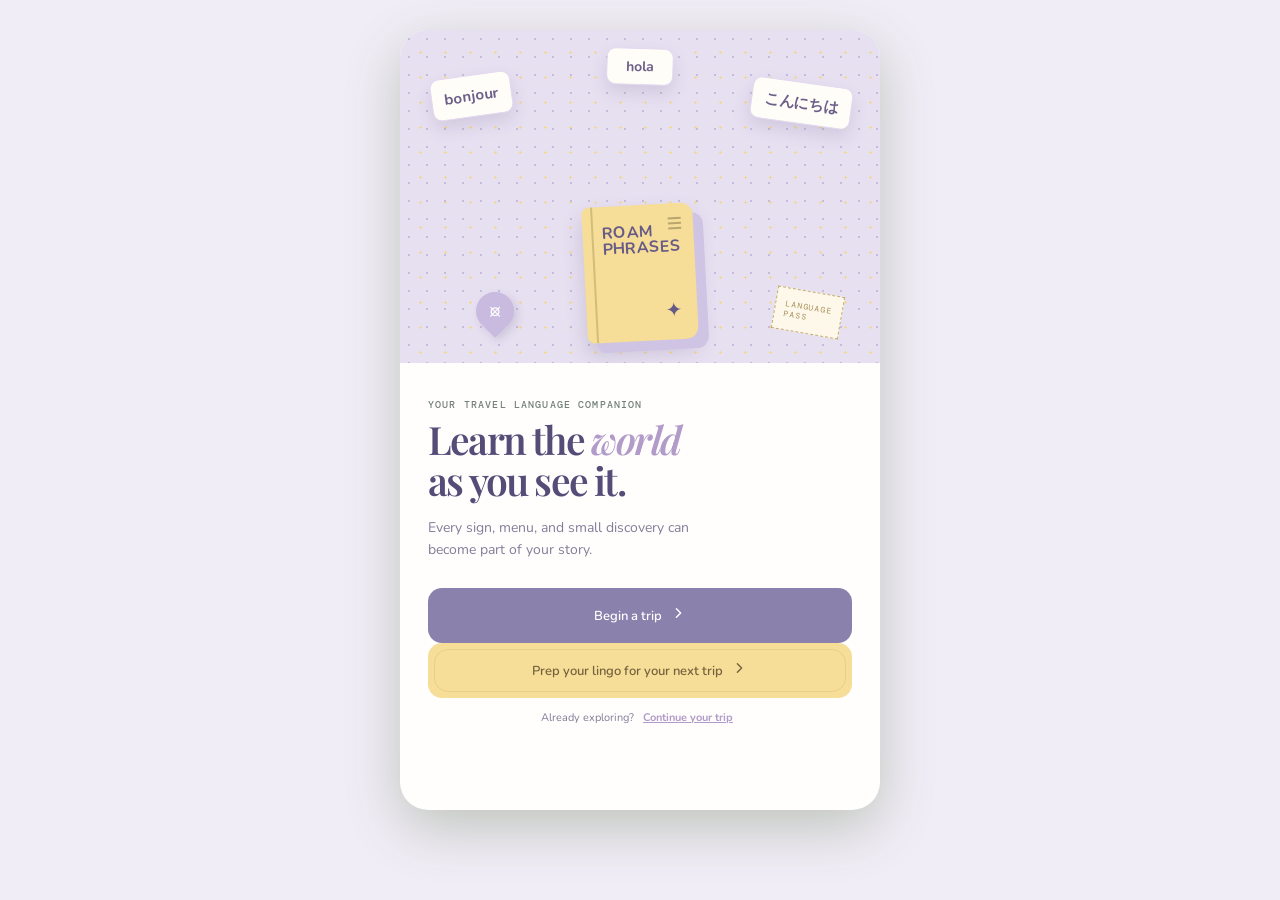
<file: index.html>
<!doctype html>
<html lang="en">
  <head>
    <meta charset="UTF-8" />
    <meta name="viewport" content="width=device-width, initial-scale=1.0, maximum-scale=1.0, user-scalable=no, viewport-fit=cover" />
    <meta http-equiv="Cache-Control" content="no-cache, no-store, must-revalidate" />
    <meta http-equiv="Pragma" content="no-cache" />
    <meta http-equiv="Expires" content="0" />
    <title>vervia</title>
    <meta name="apple-mobile-web-app-title" content="vervia" />
    <meta name="apple-mobile-web-app-capable" content="yes" />
    <meta name="mobile-web-app-capable" content="yes" />
    <meta name="apple-mobile-web-app-status-bar-style" content="default" />
    <meta name="application-name" content="vervia" />
    <meta name="theme-color" content="#e0d4fc" />
    <link rel="icon" type="image/png" sizes="32x32" href="assets/icons/favicon-32.png" />
    <link rel="icon" type="image/png" sizes="16x16" href="assets/icons/favicon-16.png" />
    <link rel="apple-touch-icon" href="assets/icons/apple-touch-icon.png" />
    <link rel="apple-touch-icon" sizes="180x180" href="assets/icons/apple-touch-icon.png" />
    <link rel="apple-touch-icon" sizes="167x167" href="assets/icons/apple-touch-icon-ipad-pro.png" />
    <link rel="apple-touch-icon" sizes="152x152" href="assets/icons/apple-touch-icon-ipad.png" />
    <link rel="apple-touch-icon" sizes="120x120" href="assets/icons/apple-touch-icon-iphone.png" />
    <link rel="preconnect" href="https://fonts.googleapis.com" />
    <link rel="preconnect" href="https://fonts.gstatic.com" crossorigin />
    <link href="https://fonts.googleapis.com/css2?family=DM+Mono:wght@400;500&family=Nunito:wght@400;500;600;700;800;900&family=Playfair+Display:ital,wght@0,600;0,700;1,600&display=swap" rel="stylesheet" />
    <link rel="stylesheet" href="styles.css" />
    <link rel="stylesheet" href="theme.css" />
    <link rel="stylesheet" href="adjustments.css?v=9" />
    <link rel="stylesheet" href="flow.css" />
    <link rel="stylesheet" href="api.css" />
  </head>
  <body>
    <main id="app"></main>
    <script src="config.js?v=18"></script>
    <script src="app.js?v=18"></script>
  </body>
</html>
</file>
<file: styles.css>
:root{--ink:#17251f;--muted:#6d7a73;--paper:#fbfaf6;--line:#e9e8e1;--sage:#dce8d9;--mint:#bcd6c4;--coral:#f0a38d;--yellow:#f4df9e;--navy:#17332b}*{box-sizing:border-box}body{margin:0;background:#ecece8;color:var(--ink);font-family:'DM Sans',sans-serif}button,input{font:inherit}button{border:0;background:none;color:inherit;cursor:pointer}svg{width:20px;height:20px;fill:none;stroke:currentColor;stroke-width:1.8;stroke-linecap:round;stroke-linejoin:round}.app-shell,.welcome,.setup-page{max-width:480px;min-height:100dvh;margin:auto;background:var(--paper);position:relative;overflow:hidden}.topbar{height:80px;padding:20px 22px;display:flex;align-items:center;justify-content:space-between}.wordmark{font-family:'Playfair Display';font-weight:700;font-size:25px;letter-spacing:-1.5px}.wordmark span{color:var(--coral)}.top-actions{display:flex;gap:9px;align-items:center}.trip-pill{display:flex;align-items:center;gap:6px;padding:8px 10px;background:#f1f2ed;border-radius:20px;font-size:11px}.trip-pill svg{width:13px}.avatar{width:33px;height:33px;border-radius:50%;font-size:11px;background:#ded0b6}.page{padding:15px 22px 106px}.eyebrow{font:500 10px 'DM Mono';letter-spacing:1.15px;color:#738078;margin:0 0 8px}.greeting{display:flex;justify-content:space-between;align-items:flex-start}.greeting h1,.scan-head h1,.vocab-head h1,.setup-head h1{font-size:31px;line-height:1.04;letter-spacing:-1.5px;margin:0 0 7px}.greeting h1 span{font-size:24px}.greeting p:not(.eyebrow),.vocab-head>p{font-size:13px;color:var(--muted);margin:0}.streak{width:68px;height:68px;border:1px solid #dce5d8;border-radius:50%;display:flex;align-items:center;justify-content:center;gap:4px;background:#f7faf4}.streak b{font:600 23px 'Playfair Display'}.streak span{font-size:9px;line-height:1.1;color:var(--muted)}.today-card{margin-top:28px;border-radius:22px;padding:25px;min-height:242px;overflow:hidden;position:relative;background:var(--sage)}.today-card h2{font:600 30px/1.03 'Playfair Display';letter-spacing:-1.3px;margin:0 0 9px}.today-card>p:not(.eyebrow){position:relative;z-index:1;font-size:13px;width:220px;line-height:1.5;color:#52675a}.today-decoration{position:absolute;right:-7px;top:-23px;color:#b4c9b2;font:160px/1 'Playfair Display';transform:rotate(20deg)}.dark-btn{position:relative;z-index:1;display:inline-flex;align-items:center;gap:8px;background:var(--navy);color:#fff;padding:11px 15px;border-radius:12px;font-size:12px;font-weight:600}.dark-btn svg{width:16px}.stats-grid{display:grid;grid-template-columns:repeat(3,1fr);padding:17px 0;border-bottom:1px solid var(--line)}.stats-grid div:not(:last-child){border-right:1px solid var(--line)}.stats-grid div{padding-left:14px}.stats-grid strong{font:600 25px 'Playfair Display';display:block}.stats-grid small{font-size:14px}.stats-grid span{font-size:10px;color:var(--muted)}.section-heading{margin:25px 0 12px;display:flex;align-items:end;justify-content:space-between}.section-heading h2{font:600 20px 'Playfair Display';margin:0;letter-spacing:-.5px}.section-heading>button{font-size:11px;color:var(--muted);display:flex;align-items:center;gap:2px}.section-heading>button svg{width:14px}.review-card{border:1px solid var(--line);border-radius:16px;padding:14px;display:flex;align-items:center;gap:13px;background:#fff}.review-word{width:56px;height:56px;border-radius:12px;background:#f4e8c1;display:grid;place-content:center;text-align:center}.review-word span{font-size:20px;font-weight:600}.review-word small{font:9px 'DM Mono';color:var(--muted)}.review-copy{flex:1}.review-copy b{font-size:12px}.review-copy p{margin:4px 0 7px;font-size:10px;color:var(--muted)}.mini-progress{height:4px;border-radius:5px;background:#edf0ec;overflow:hidden}.mini-progress i{display:block;background:#92b092;height:100%;border-radius:5px}.round-btn{width:29px;height:29px;border-radius:50%;background:var(--ink);color:#fff;display:grid;place-items:center}.round-btn svg{width:14px}.recent{margin-top:29px}.trail{display:flex;align-items:center;gap:12px}.trail-photo{width:50px;height:50px;border-radius:10px;display:grid;place-items:center;color:#fff;font-size:14px;font-weight:600}.market{background:linear-gradient(145deg,#90734a,#e3b576)}.trail b{font-size:12px}.trail p{font-size:10px;color:var(--muted);margin:4px 0}.trail>span{margin-left:auto;font-size:9px;background:#f7eac9;padding:5px 8px;border-radius:8px}.bottom-nav{position:absolute;bottom:0;left:0;right:0;height:75px;border-top:1px solid var(--line);background:rgba(251,250,246,.95);display:flex;align-items:center;justify-content:space-around;backdrop-filter:blur(10px)}.bottom-nav button{color:#9ba39e;display:flex;flex-direction:column;align-items:center;gap:4px;font-size:9px}.bottom-nav svg{width:19px}.bottom-nav button.active{color:var(--ink)}.bottom-nav button.active svg{stroke-width:2.5}.welcome{padding:0 28px;display:flex;flex-direction:column}.welcome-art{height:37vh;min-height:270px;background:#c8dac7;margin:0 -28px;position:relative;overflow:hidden}.sun{position:absolute;background:#ef9d85;width:140px;height:140px;border-radius:50%;left:33%;top:32px}.arch{position:absolute;border:22px solid #59846b;border-bottom:0;border-radius:150px 150px 0 0;width:185px;height:145px;bottom:-1px;left:25%}.arch-two{width:100px;height:88px;left:calc(25% + 43px);border-width:14px;border-color:#d8e5d4}.stamp{position:absolute;top:30px;right:27px;width:58px;height:58px;border:1px solid #456f5b;color:#456f5b;border-radius:50%;display:grid;place-content:center;text-align:center;line-height:16px;font-size:17px;transform:rotate(11deg)}.stamp small{font:8px 'DM Mono';letter-spacing:1px}.plane{position:absolute;left:38px;bottom:65px;font-size:27px;color:#eff3e8}.welcome-copy{padding-top:35px}.welcome h1{font:600 39px/1.04 'Playfair Display';letter-spacing:-2px;margin:0}.welcome h1 i,.setup-head i,.scan-head i,.vocab-head i{color:#d78370;font-weight:600}.subcopy{font-size:14px;line-height:1.55;color:var(--muted);width:280px;margin:17px 0 28px}.primary{background:#17332b;color:#fff;border-radius:14px;padding:15px 18px;display:flex;justify-content:center;align-items:center;gap:8px;font-size:13px;font-weight:600}.primary svg{width:17px}.full{width:100%}.signin{text-align:center;color:var(--muted);font-size:11px}.signin button{color:#416c58;text-decoration:underline}.setup-page{padding:27px 25px}.back{font-size:25px;width:33px;height:33px;border-radius:50%;background:#f0f0eb;display:grid;place-items:center}.setup-head{margin:46px 0 27px}.place-card{border:1px solid var(--line);display:flex;align-items:center;gap:13px;padding:13px;border-radius:15px;background:#fff}.place-flag{height:42px;width:42px;border-radius:12px;background:#e8f0e4;display:grid;place-items:center;font-size:22px}.place-card div:nth-child(2){display:flex;flex-direction:column;gap:3px;flex:1}.place-card span,label{font-size:10px;color:var(--muted)}.place-card strong{font-size:13px}.place-card svg{width:16px;color:var(--muted)}.form-row{display:grid;grid-template-columns:1fr 1fr;gap:12px;margin-top:23px}.form-row div{display:flex;flex-direction:column;gap:7px}.form-row input{border:0;border-bottom:1px solid var(--line);padding:5px 0;background:transparent;font-size:12px;color:var(--ink);outline:none}.memory-note{display:flex;gap:12px;background:#fcf2dd;border-radius:14px;margin:31px 0;padding:16px}.memory-note div{color:#c28c64}.memory-note p{font-size:12px;color:#765f4d;line-height:1.4;margin:0}.scan-head{display:flex;justify-content:space-between;align-items:start}.mode-switch{margin-top:7px;border:1px solid var(--line);border-radius:14px;padding:7px 10px;display:grid;grid-template-columns:20px auto;gap:0 5px;text-align:left;background:white}.mode-switch span{grid-row:span 2;color:#63866d}.mode-switch span svg{width:18px}.mode-switch b{font-size:10px}.mode-switch small{font-size:9px;color:var(--muted)}.scan-tabs{margin:28px 0 19px;background:#f0f1ed;padding:4px;border-radius:11px;display:flex}.scan-tabs button{flex:1;padding:9px;font-size:11px;color:var(--muted);border-radius:8px}.scan-tabs button.selected{background:#fff;box-shadow:0 1px 4px #d7d9d4;color:var(--ink);font-weight:600}.camera-area{min-height:331px;border:1.5px dashed #b3c4b6;border-radius:20px;background:#f1f7f0;display:flex;flex-direction:column;align-items:center;text-align:center;padding:53px 25px 20px;position:relative}.camera-symbol{height:57px;width:57px;border-radius:17px;display:grid;place-items:center;background:#d7e6d5;color:#54805e;margin-bottom:15px}.camera-symbol svg{width:25px;height:25px}.camera-area>b{font:600 15px 'Playfair Display'}.camera-area>p{font-size:11px;line-height:1.45;color:var(--muted);max-width:210px;margin:8px 0 22px}.scan-actions{display:flex;gap:8px}.scan-actions button{background:#17332b;color:#fff;border-radius:10px;font-size:10px;padding:10px;display:flex;gap:5px;align-items:center}.scan-actions button+button{background:#fff;color:var(--ink);border:1px solid var(--line)}.scan-actions svg{width:14px}.scan-corners:before,.scan-corners:after{content:'';position:absolute;width:22px;height:22px;top:15px;border-top:2px solid #89a78e}.scan-corners:before{left:15px;border-left:2px solid #89a78e}.scan-corners:after{right:15px;border-right:2px solid #89a78e}.tip{margin-top:17px;display:flex;gap:10px;padding:12px 14px;background:#fcf3df;border-radius:12px}.tip svg{width:17px;color:#c2905f}.tip p{font-size:11px;line-height:1.4;color:#785f4a;margin:0}.result-top{display:flex;align-items:center;justify-content:space-between;margin-bottom:18px}.mode-chip{background:#e9f2e7;color:#52745d;border-radius:12px;padding:7px 10px;font-size:10px;font-weight:500}.more{letter-spacing:2px}.source-preview{padding:18px 19px;background:#e7dccb;border-radius:17px;box-shadow:inset 0 0 0 1px #d2c2aa;color:#35362c;transform:rotate(-1.5deg);position:relative}.ticket-top{display:flex;justify-content:space-between;font-size:9px;border-bottom:1px dashed #a79e8c;padding-bottom:10px}.ticket-top b{font-size:15px}.source-preview>strong{display:block;font-size:27px;letter-spacing:4px;margin:18px 0 17px}.source-preview strong small{font-size:9px;letter-spacing:0}.source-preview>div:last-child{font:10px 'DM Mono';display:flex;justify-content:space-between}.translation{margin:30px 2px 22px}.translation h2{font:600 31px 'Playfair Display';margin:0}.reading{font:12px 'DM Mono';color:var(--muted);margin:6px 0 15px}.reading span{font-size:10px}.reading button{margin-left:5px}.natural{font-size:13px;line-height:1.5;color:var(--muted);margin:0}.learning-panel{border-top:1px solid var(--line);padding-top:5px}.learning-panel .section-heading{margin:16px 0 10px}.count{font-size:9px;color:#6c916f}.word-row{display:flex;align-items:center;gap:10px;border:1px solid var(--line);border-radius:12px;padding:11px 12px;margin-bottom:8px;background:#fff}.word-row>div{display:flex;flex-direction:column;gap:2px;flex:1}.word-row b{font-size:16px}.word-row small{font-size:10px;color:var(--muted)}.tag{font-size:9px;padding:4px 7px;border-radius:6px}.transport{background:#e7edfa;color:#65729b}.directions{background:#e9f3e5;color:#5c835c}.save-word{font-size:19px;color:#5f8b67}.is-saved{color:#5f8b67}.gentle-caption{text-align:center;font-size:10px;color:var(--muted);margin:14px}.translate-note{display:flex;gap:10px;border-top:1px solid var(--line);border-bottom:1px solid var(--line);padding:16px 1px;margin:25px 0}.translate-note span{color:#d0876f}.translate-note p{margin:0;font-size:12px;line-height:1.4;color:var(--muted)}.scan-again{margin-top:20px}.vocab-head{margin-bottom:21px}.search{height:40px;background:#f0f1ed;border-radius:11px;padding:0 10px;display:flex;align-items:center;gap:7px}.search svg{width:17px;color:#839087}.search input{border:0;outline:0;background:transparent;flex:1;font-size:12px}.search button svg{width:14px}.filters{display:flex;gap:7px;overflow:auto;padding:13px 0 18px}.filters button{font-size:10px;border-radius:14px;background:#f0f1ed;padding:7px 10px;white-space:nowrap;color:var(--muted)}.filters button.selected{background:#17332b;color:#fff}.mastery-strip{border-radius:16px;background:#dbe8d8;padding:15px;display:flex;justify-content:space-between;align-items:center;margin-bottom:24px}.mastery-strip>div:first-child{display:flex;align-items:center;gap:9px}.mastery-strip b{font:600 29px 'Playfair Display'}.mastery-strip span{font-size:10px;line-height:1.3;color:#58705e}.circle-progress{width:46px;height:46px;border:4px solid #f8faf5;border-top-color:#6f9a72;border-right-color:#6f9a72;border-radius:50%;display:grid;place-content:center;font:13px 'DM Mono';color:#52735a}.circle-progress small{font-size:8px}.word-list{border-top:1px solid var(--line)}.vocab-word{display:flex;gap:12px;border-bottom:1px solid var(--line);padding:16px 0;align-items:center}.word-main{width:59px}.word-main b{font-size:21px;display:block}.word-main span{font:9px 'DM Mono';color:var(--muted)}.word-detail{flex:1}.word-detail strong{font-size:12px}.word-detail p{font-size:10px;color:var(--muted);margin:3px 0 8px}.word-detail p span{color:#cf9673}.word-footer{display:flex;align-items:center;gap:8px;font-size:9px;color:var(--muted)}.status{padding:3px 6px;border-radius:5px}.mastered{background:#e2f0e1;color:#5c825c}.learning{background:#f9edcd;color:#9a7d48}.seen-before{background:#eceeef;color:#71807b}.new{background:#fae1dc;color:#b16e61}.level{width:4px;height:38px;border-radius:6px;background:#edf0eb;display:flex;align-items:end;overflow:hidden}.level i{width:100%;background:#86aa89;border-radius:6px}.trip-hero{padding:25px 0 28px;text-align:center;background:#d9e8d6;margin:-15px -22px 0}.trip-hero>span{font-size:40px}.trip-hero h1{font:600 31px 'Playfair Display';margin:7px 0}.trip-hero>p:last-of-type{font-size:11px;color:#61766a}.trip-hero button{font-size:10px;text-decoration:underline;color:#587b63}.trip-stats{display:grid;grid-template-columns:repeat(3,1fr);margin:22px 0}.trip-stats div{text-align:center;border-right:1px solid var(--line)}.trip-stats div:last-child{border:0}.trip-stats strong{display:block;font:600 25px 'Playfair Display'}.trip-stats span{font-size:10px;color:var(--muted);line-height:1.2}.return-card{background:#f8e9d5;border-radius:20px;padding:21px;display:flex;gap:13px;margin-top:28px}.return-card>span{font-size:22px;color:#c48d64}.return-card h2{font:600 21px/1.1 'Playfair Display';margin:0}.return-card p:not(.eyebrow){font-size:11px;line-height:1.4;color:#775f50}.quiz-page{text-align:center;padding-top:20px}.quiz-page>.back{position:absolute;left:22px}.quiz-steps{height:33px;display:flex;justify-content:center;align-items:center;gap:5px}.quiz-steps i{width:18px;height:3px;background:#e3e6e0;border-radius:3px}.quiz-steps i.active{background:#7ca47c}.quiz-steps span{font:9px 'DM Mono';color:var(--muted);margin-left:5px}.quiz-flower{margin:37px auto 15px;background:#e5f0e3;border-radius:50%;width:56px;height:56px;display:grid;place-items:center;color:#739778;font-size:24px}.quiz-page h1{font:600 26px/1.1 'Playfair Display';margin:0 0 29px}.quiz-word{font:600 40px 'Playfair Display';background:#f5e7bf;border-radius:17px;padding:23px;margin:0 auto 24px;max-width:250px}.quiz-word span{display:block;font:11px 'DM Mono';color:#7f7257;margin-top:4px}.answer-options{display:grid;gap:9px}.answer-options button{border:1px solid var(--line);border-radius:12px;padding:13px;font-size:12px;background:#fff}.answer-options button:hover{border-color:#7da07e;background:#f3f8f1}.quiz-note{font-size:10px;color:var(--muted);margin:20px auto;max-width:230px}.answer-reveal{padding:15px;background:#e2f0e1;border-radius:14px}.answer-reveal b{font:600 21px 'Playfair Display'}.answer-reveal p{font-size:11px;color:#58725f;margin:4px 0 0}@media(min-width:650px){body{padding:30px}.app-shell,.welcome,.setup-page{min-height:780px;border-radius:28px;box-shadow:0 18px 55px #bfc4bc}.bottom-nav{border-radius:0 0 28px 28px}}
</file>
<file: theme.css>
/* Aqua refresh — friendly, rounded, confident */
:root{--ink:#554d78;--muted:#837d98;--paper:#fffefd;--line:#eee9f3;--sage:#e7e1f3;--mint:#e8e2f2;--coral:#eebda7;--yellow:#f7e7ab;--navy:#776f9a;--lavender:#dcd3ff}
body{background:#f1edf7;font-family:'Nunito',sans-serif}button{font-weight:700}svg{stroke-width:2}
.wordmark,.streak b,.today-card h2,.stats-grid strong,.section-heading h2,.welcome h1,.trip-hero h1,.trip-stats strong,.return-card h2,.quiz-page h1,.quiz-word{font-family:'Nunito',sans-serif;font-weight:900}
.greeting h1,.scan-head h1,.vocab-head h1,.setup-head h1{font-weight:900}.greeting p:not(.eyebrow),.vocab-head>p,.today-card>p:not(.eyebrow),.trail p,.review-copy p{font-weight:600}
.trip-pill{background:#f1eef8}.avatar{background:#f3dfb5}.streak{border-color:#ddd5ee;background:#faf8ff}.today-decoration{color:#d3c9eb;font-family:'Nunito',sans-serif;font-weight:900}.review-word{background:#faeabc}.mini-progress{background:#eeeaf5}.mini-progress i{background:#a59ac6}.market{background:linear-gradient(145deg,#d3c6e5,#f0d09e)}.trail>span{background:#fbefc9}.bottom-nav{background:rgba(255,254,253,.95)}.mastery-strip{background:#e7e1f3}.circle-progress{border-color:#faf8ff;border-top-color:#9b90bf;border-right-color:#9b90bf}.camera-area{background:#faf8ff;border-color:#d7cfe8}.camera-symbol{background:#e5ddf2;color:#786da3}.tip{background:#fff4d8}.source-preview{background:#f2edfa;box-shadow:inset 0 0 0 1px #d8cee9}.mode-chip{background:#efebf8;color:#786da3}.trip-hero{background:#e9e3f4}.return-card{background:#fff1d5}.memory-note{background:#fff3d8}.primary,.dark-btn{background:#8b81ad}.primary:hover,.dark-btn:hover{background:#756a9a}.greeting h1,.scan-head h1,.vocab-head h1,.setup-head h1,.welcome h1{letter-spacing:-1.8px}.welcome h1 i,.setup-head i,.scan-head i,.vocab-head i{color:#b29bc8}

/* Language-and-travel welcome scene */
.welcome-art{background-color:#e7e0f1;background-image:radial-gradient(#c7bbdd 1.3px,transparent 1.3px),radial-gradient(#f2d991 1.2px,transparent 1.2px);background-size:18px 18px,25px 25px;background-position:0 0,8px 10px}.sun,.arch,.stamp,.plane{display:none}.travel-card{position:absolute;background:#fffdf8;border:1px solid #e3d9ef;box-shadow:0 8px 16px #786a9630;border-radius:9px;padding:10px 12px;display:flex;flex-direction:column;gap:2px;color:#6a608a;z-index:1}.travel-card b{font-size:15px}.travel-card small{font:8px 'DM Mono';color:#948aa4}.card-one{left:31px;top:45px;transform:rotate(-8deg)}.card-two{right:28px;top:52px;transform:rotate(8deg)}.phrasebook{position:absolute;left:50%;bottom:22px;transform:translateX(-50%) rotate(-3deg);height:136px;width:111px;background:#f6dd98;border-radius:7px 12px 12px 7px;box-shadow:10px 10px 0 #cfc4e3,0 11px 20px #66567e3d;padding:20px 13px;color:#665b86;z-index:2}.phrasebook:before{content:'';position:absolute;left:9px;top:0;bottom:0;width:2px;background:#d3bd7b}.phrasebook b{font-size:16px;line-height:.97;letter-spacing:.5px;display:block;margin-left:6px}.phrasebook span{position:absolute;bottom:16px;right:15px;font-size:20px}.book-lines{position:absolute;right:12px;top:14px;display:grid;gap:3px}.book-lines i{display:block;width:13px;height:2px;background:#b9a66e}.pin{position:absolute;bottom:33px;left:76px;width:38px;height:38px;border-radius:50% 50% 50% 0;background:#c8bbdf;color:#fff;transform:rotate(-45deg);display:grid;place-items:center;font-size:26px;z-index:3;box-shadow:0 5px 9px #675a8030}.pin::first-letter{transform:rotate(45deg)}.ticket-stub{position:absolute;bottom:29px;right:38px;background:#fdf8ea;border:1px dashed #c2ad75;color:#a78d54;font:8px/1.3 'DM Mono';letter-spacing:1px;padding:10px 9px;transform:rotate(10deg);z-index:1}
</file>
<file: adjustments.css>
/* === Prevent iOS auto-zoom on input focus (font-size must be >= 16px) === */
input, textarea, select { font-size: 16px !important }

/* === Fix: today-decoration behind text === */
.today-card h2{position:relative;z-index:2}
.today-card .eyebrow{position:relative;z-index:2}
.today-decoration{z-index:0!important}

/* === Past trip cards on dashboard === */
.past-trip-card{display:flex;align-items:center;gap:12px;width:100%;padding:14px 16px;border-radius:16px;border:1px solid var(--line);background:#fff;margin-bottom:10px;cursor:pointer;transition:border-color .2s,background .2s;text-align:left}
.past-trip-card:active{background:#f9f5fd;border-color:#b3a5cf}
.ptc-flag{font-size:26px;flex-shrink:0;width:40px;text-align:center}
.ptc-info{flex:1;display:flex;flex-direction:column;gap:2px}
.ptc-info b{font-size:13px;font-weight:800}
.ptc-info small{font-size:10px;color:var(--muted)}
.ptc-quiz{flex-shrink:0;display:flex;align-items:center;gap:4px;background:linear-gradient(135deg,#b3a5cf,#c9b8df);color:#fff;border-radius:10px;padding:7px 11px;font:800 9px 'Nunito',sans-serif;letter-spacing:.3px}
.ptc-quiz svg{width:13px}

/* === New trip button === */
.new-trip-btn{margin:8px 0 20px;font-size:13px;gap:8px}
.new-trip-btn svg{width:16px}

/* === Fixed bottom nav: stays pinned to screen, content scrolls above === */
.app-shell{overflow-y:auto;overflow-x:hidden;-webkit-overflow-scrolling:touch}
.bottom-nav{position:fixed;bottom:0;left:50%;transform:translateX(-50%);width:100%;max-width:480px;z-index:100;padding-bottom:env(safe-area-inset-bottom,0)}
@media(min-width:650px){.bottom-nav{max-width:480px;border-radius:0 0 28px 28px}}

.welcome h1{font-family:'Playfair Display',serif;font-weight:600}.welcome h1 i{font-weight:600}.signin button{color:#b29bc8}.travel-card{min-width:67px;text-align:center}.travel-card small{display:none}.card-three{left:50%;top:18px;transform:translateX(-50%) rotate(2deg);padding:8px 14px}.card-three b{font-size:14px}
.mode-option{cursor:pointer}.mode-option input,.upload-button input{position:absolute;width:1px;height:1px;opacity:0;pointer-events:none}.upload-button{background:#174c50;color:#fff;border-radius:10px;font-size:10px;padding:10px;display:flex;gap:5px;align-items:center;cursor:pointer;font-weight:700}.upload-button svg{width:14px}.light-upload{background:#fff;color:var(--ink);border:1px solid var(--line)}
.source-preview.uploaded-preview{min-height:145px;background-size:cover;background-position:center;display:grid;place-items:center;color:#fff}.upload-label{background:#fffdf0dd;color:#665b86;border-radius:20px;padding:7px 11px;font:700 9px 'DM Mono';letter-spacing:.3px}
.loading-page{max-width:480px;min-height:100dvh;margin:auto;background:#fffefd;padding:64px 28px;text-align:center;overflow:hidden}.loading-photo{width:150px;height:150px;border-radius:28px;margin:10px auto 32px;background:linear-gradient(135deg,#e8e0f2,#f9e9b5);background-size:cover;background-position:center;box-shadow:0 12px 25px #7f72962e}.scan-orbit{height:16px;display:flex;justify-content:center;gap:7px;margin-bottom:21px}.scan-orbit i{width:8px;height:8px;border-radius:50%;background:#b1a2cb;animation:hop 1s infinite ease-in-out}.scan-orbit i:nth-child(2){animation-delay:.12s;background:#f0cd7a}.scan-orbit i:nth-child(3){animation-delay:.24s}@keyframes hop{50%{transform:translateY(-7px)}}.loading-page h1{font:900 28px/1.12 'Nunito';letter-spacing:-1px;margin:0}.loading-page h1 i{font-family:'Playfair Display';font-weight:600;color:#ac9ac5}.loading-page>p:not(.eyebrow){font-size:12px;line-height:1.5;color:var(--muted);font-weight:600;margin:13px auto 24px;max-width:280px}
.sign-sample{height:137px;border-radius:11px;background:#2d775f;color:#fff4df;display:flex;flex-direction:column;justify-content:center;align-items:center;gap:3px}.sign-sample span{font:700 8px 'DM Mono';letter-spacing:1.2px}.sign-sample b{font-size:44px;line-height:1;color:#fff}.sign-sample small{font:700 9px 'DM Mono';letter-spacing:1px}.word-highlight{position:absolute;left:50%;top:50%;transform:translate(-50%,-50%);padding:8px 12px;border:2px solid #ffe682;border-radius:8px;color:transparent;background:#ffe68230}.first-met{display:flex;align-items:center;gap:8px;margin:9px 1px 4px;color:#85799f}.first-met span{font-size:17px}.first-met p{display:flex;flex-direction:column;margin:0}.first-met b{font-size:10px}.first-met small{font-size:9px;color:var(--muted);margin-top:2px}.notebook-nudge{display:flex;gap:9px;align-items:center;padding:10px 12px;background:#fff3d7;border-radius:12px;margin:18px 0 9px}.notebook-nudge>span{color:#cda662}.notebook-nudge p{margin:0;display:flex;flex-direction:column;gap:2px}.notebook-nudge b{font-size:10px;color:#8b704a}.notebook-nudge small{font-size:9px;color:#a18865}.notebook-cta{border-radius:14px;padding:14px 16px;background:#b3a5cf;color:#fff;display:flex;align-items:center;justify-content:center;gap:9px;font-size:12px;font-weight:900}.notebook-cta .cta-book{background:#d9d0ea;border-radius:6px;padding:2px 4px}.notebook-cta>span:last-child{font-size:16px}.text-scan-again{width:100%;font-size:10px;color:#927fac;padding:15px;display:flex;gap:5px;justify-content:center;align-items:center}.text-scan-again svg{width:14px}
.skip-scan{display:block;width:100%;margin-top:17px;padding:13px;border-radius:12px;background:#b3a5cf;color:#fff;font-size:11px;font-weight:900;text-decoration:none}.skip-scan span{margin-left:6px;font-size:15px}
.notebook-intro{perspective:1100px}.notebook-intro .notebook-cover{background:#f6dd98;color:#76633e}.intro-cover{position:absolute;z-index:10;left:16px;right:0;top:0;bottom:0;transform-origin:left center;background:#f6dd98;color:#76633e;border-radius:15px 16px 16px 15px;padding:30px 25px;box-shadow:7px 8px 16px #927d4c40;animation:open-notebook 2.15s cubic-bezier(.22,.75,.2,1) .65s forwards;backface-visibility:hidden;will-change:transform}.intro-cover:after{content:'';position:absolute;inset:9px;border:1px solid #dcc279;border-radius:11px}.intro-cover>*{position:relative;z-index:1}.intro-cover>span{font-size:22px}.intro-cover p{font:700 10px 'DM Mono';letter-spacing:1px;margin:45px 0 5px}.intro-cover b{font:900 27px/1 'Nunito';display:block}.intro-cover small{font:700 8px 'DM Mono';display:block;margin-top:37px;letter-spacing:1px}.notebook-intro .notebook-pages{animation:reveal-notebook-page 1.2s ease 1.15s both}@keyframes open-notebook{0%{transform:rotateY(0)}55%{transform:rotateY(-70deg)}100%{transform:rotateY(-122deg)}}@keyframes reveal-notebook-page{0%{opacity:.08;transform:translateX(-10px)}100%{opacity:1;transform:translateX(0)}}
.book-scene{height:320px;margin-top:21px;position:relative;perspective:1300px;transform-style:preserve-3d}.book-spread{position:absolute;inset:0;display:flex;filter:drop-shadow(0 11px 12px #74688e24);animation:spread-appear 1s ease .85s both}.book-page{width:50%;background:#fffdf7;min-height:300px;padding:27px 16px;color:#aa965d}.book-page-left{border-radius:15px 0 0 15px;border-right:1px solid #e9dfca;display:flex;flex-direction:column}.book-page-left p{font:900 20px/1 'Nunito';letter-spacing:.5px;margin:0}.book-page-left span{font-size:28px;margin:29px 0}.book-page-left small{font:700 8px/1.45 'DM Mono';color:#b4a278}.book-page-right{border-radius:0 15px 15px 0;color:var(--ink);padding:16px 12px}.book-page-right .page-tabs{display:flex;gap:2px;padding-bottom:12px;border-bottom:1px dashed #e5ddec}.book-page-right .page-tabs button{font-size:7px;padding:4px;color:#887e99}.book-page-right .page-tabs button.selected{background:#e9e3f3;border-radius:5px}.book-page-right .page-title{display:block;padding:12px 0 6px}.book-page-right .page-title span{font:700 7px 'DM Mono';letter-spacing:.5px;color:#9a8eaa}.book-page-right .page-title b{display:block;margin-top:4px;font-size:9px;color:#9d884f}.book-page-right .vocab-word{display:flex;gap:6px;padding:11px 0;border-top:1px solid #f0e9df}.book-page-right .word-main{width:40px}.book-page-right .word-main b{font-size:15px}.book-page-right .word-main span{font:7px 'DM Mono';color:var(--muted)}.book-page-right .word-detail{flex:1}.book-page-right .word-detail strong{font-size:9px}.book-page-right .word-detail p{font-size:7px;margin:3px 0 6px;color:var(--muted)}.book-page-right .word-footer{font-size:7px;gap:3px}.book-page-right .status{padding:2px 3px}.book-page-right .level{width:3px;height:33px}.book-cover-3d{position:absolute;z-index:5;left:50%;top:0;width:50%;height:300px;transform-style:preserve-3d;transform-origin:left center;animation:real-cover-open 2.6s cubic-bezier(.2,.72,.18,1) .4s forwards;will-change:transform}.cover-face{position:absolute;inset:0;border-radius:0 15px 15px 0;padding:31px 24px;backface-visibility:hidden;box-shadow:6px 8px 14px #927d4c40}.cover-front{background:#f6dd98;color:#76633e}.cover-front:after{content:'';position:absolute;inset:9px;border:1px solid #dcc279;border-radius:10px}.cover-face>*{position:relative;z-index:1}.cover-front>span{font-size:22px}.cover-front p{font:700 10px 'DM Mono';letter-spacing:1px;margin:48px 0 5px}.cover-front b{display:block;font:900 27px/1 'Nunito'}.cover-front small{display:block;font:700 8px 'DM Mono';letter-spacing:1px;margin-top:38px}.cover-inside{background:#fffdf7;color:#aa965d;transform:rotateY(180deg);border-radius:15px 0 0 15px;box-shadow:none;text-align:center;padding-top:47px}.cover-inside span{font-size:25px}.cover-inside p{font:700 8px/1.5 'DM Mono';letter-spacing:.6px;margin:23px 0 8px}.cover-inside b{font:900 24px 'Nunito';display:block}.cover-inside small{font-size:8px;color:#b4a278}.book-spine{position:absolute;z-index:7;left:50%;top:0;bottom:20px;width:5px;transform:translateX(-2.5px);background:linear-gradient(90deg,#cfc3a1,#fff2c4,#b9aa7c);border-radius:4px;opacity:0;animation:spine-in .35s ease 1.8s forwards}@keyframes real-cover-open{0%{transform:rotateY(0)}55%{transform:rotateY(-95deg)}100%{transform:rotateY(-180deg)}}@keyframes spread-appear{0%{opacity:.1;transform:scale(.9)}100%{opacity:1;transform:scale(1)}}@keyframes spine-in{to{opacity:1}}
.notebook-intro{animation:zoom-to-spread 2.8s cubic-bezier(.2,.75,.25,1) forwards;transform-origin:center top}.notebook-intro .notebook-cover{display:none}.notebook-intro .notebook-rings{left:calc(50% - 4px);opacity:0;animation:show-rings .4s ease 1.7s forwards}.notebook-intro .intro-cover{left:0;right:0;animation:open-notebook 2.15s cubic-bezier(.22,.75,.2,1) .65s forwards}.notebook-intro .notebook-pages{margin-left:50%;width:50%;min-height:300px;padding:13px 10px;border-radius:0 14px 14px 0;position:relative;z-index:2;animation:reveal-notebook-page 1.2s ease 1.15s both}.notebook-left-page{position:absolute;z-index:1;left:0;top:0;bottom:0;width:50%;border-radius:14px 0 0 14px;background:#fffdf7;border-right:1px solid #ede4cf;padding:32px 18px;color:#aa965d;display:flex;flex-direction:column;opacity:0;animation:reveal-left-page 1s ease 1.4s forwards}.notebook-left-page p{font:900 18px/1 'Nunito';letter-spacing:.5px;margin:0}.notebook-left-page span{font-size:28px;margin:25px 0}.notebook-left-page small{font:700 8px/1.4 'DM Mono';color:#b4a278}.notebook-intro .page-tabs{gap:1px}.notebook-intro .page-tabs button{font-size:7px;padding:4px}.notebook-intro .page-title{display:block}.notebook-intro .page-title b{display:block;margin-top:4px}.notebook-intro .word-main{width:41px}.notebook-intro .word-main b{font-size:15px}.notebook-intro .word-detail strong{font-size:10px}.notebook-intro .word-detail p{max-width:90px;font-size:8px}.notebook-intro .word-footer{font-size:7px;gap:3px}.notebook-intro .status{padding:2px 3px}@keyframes zoom-to-spread{0%{transform:scale(1.04)}100%{transform:scale(.89)}}@keyframes reveal-left-page{from{opacity:0;transform:translateX(8px)}to{opacity:1;transform:translateX(0)}}@keyframes show-rings{to{opacity:1}}

/* === Item 8: Snap heading — match the round bold Nunito heading style === */
.camera-area .snap-heading{font:900 22px/1.15 'Nunito',sans-serif;letter-spacing:-.5px;color:var(--ink);display:block;margin:4px 0 0}

/* === Item 9: Quiz FAB on vocab page header — smart button === */
.vocab-head-row{display:flex;align-items:flex-start;justify-content:space-between;gap:12px}
.quiz-fab{flex-shrink:0;display:flex;align-items:center;gap:7px;background:linear-gradient(135deg,#b3a5cf,#c9b8df);color:#fff;border-radius:14px;padding:11px 14px;box-shadow:0 4px 12px #b3a5cf55;transition:transform .2s ease,box-shadow .2s ease;font:800 10px 'Nunito',sans-serif;letter-spacing:.3px}
.quiz-fab:active{transform:scale(.94)}
.quiz-fab svg{width:16px;height:16px;flex-shrink:0}

/* === Take Photo button — yellow instead of green === */
.upload-button{background:#f6dd98!important;color:#76633e!important}

/* === Item 9a: Destination picker === */
.place-card{cursor:pointer;transition:background .2s}
.place-card:active{background:#f9f5fd}
/* === Item 9a: Calendar date picker === */
.date-display{font-size:12px;font-weight:700;padding:11px 8px;border:1px solid var(--line);border-radius:8px;color:var(--ink);cursor:pointer;text-align:center;background:#faf8fd}
.calendar-wrap{margin:8px 0}
.cal-header{display:flex;align-items:center;justify-content:space-between;padding:4px 0 8px}
.cal-header b{font:800 12px 'Nunito',sans-serif}
.cal-header button{font-size:16px;padding:4px 10px;cursor:pointer;background:none;border:none;color:var(--ink)}
.cal-header button:disabled{opacity:.3}
.cal-header button:not(:disabled):hover{color:#b3a5cf}
.cal-weekdays{display:grid;grid-template-columns:repeat(7,1fr);text-align:center;margin-bottom:4px}
.cal-weekdays span{font:700 8px 'DM Mono',monospace;color:var(--muted)}
.cal-grid{display:grid;grid-template-columns:repeat(7,1fr);gap:1px}
.cal-blank{min-height:30px}
.cal-day{min-height:30px;font-size:11px;font-weight:700;border:none;background:#fff;border-radius:0;cursor:pointer;color:var(--ink);transition:background .15s,color .15s;position:relative}
.cal-day:hover{background:#f3eef9}
.cal-day.cal-start{background:#b3a5cf;color:#fff;border-radius:9px 0 0 9px;box-shadow:inset 2px 0 0 #b3a5cf,inset -2px 0 0 #b3a5cf}
.cal-day.cal-end{background:#b3a5cf;color:#fff;border-radius:0 9px 9px 0;box-shadow:inset 2px 0 0 #b3a5cf,inset -2px 0 0 #b3a5cf}
.cal-day.cal-start.cal-end{border-radius:9px}
.cal-day.cal-in-range{background:#cdb8e8;color:#3c3359}
.cal-day.cal-start::before,.cal-day.cal-end::before{content:'●';position:absolute;top:50%;left:50%;transform:translate(-50%,-50%);font-size:5px;color:#fff;opacity:.85}

/* === Item 14: Notebook word rows — no overlap for CJK or Latin scripts === */
/* High specificity so these win over styles.css/flow.css regardless of load order. */
.vocab-word{align-items:flex-start;gap:10px}
.vocab-word .word-main,.notebook .vocab-word .word-main{width:auto;min-width:44px;max-width:37%;flex-shrink:0;flex-basis:auto}
.vocab-word .word-main b,.notebook .vocab-word .word-main b{font-size:19px;line-height:1.15;overflow-wrap:anywhere;word-break:break-word;display:block}
.vocab-word .word-main span,.notebook .vocab-word .word-main span{display:block;white-space:nowrap;overflow:hidden;text-overflow:ellipsis;max-width:110px}
.vocab-word .word-detail,.notebook .vocab-word .word-detail{min-width:0;flex:1}
.vocab-word .level,.notebook .vocab-word .level{flex-shrink:0}
.notebook-intro .word-main,.book-page-right .word-main{width:auto;min-width:38px;max-width:35%;flex-shrink:0}
.notebook-intro .word-main b,.book-page-right .word-main b{font-size:15px;line-height:1.15;overflow-wrap:anywhere;word-break:break-word}
.notebook-intro .word-main span,.book-page-right .word-main span{display:block;max-width:90px;white-space:nowrap;overflow:hidden;text-overflow:ellipsis}

/* === Item 15: Smoother Phrasebook transition — fade-out into the page instead of a hard cut === */
.lexicon-transition.lexicon-exit{animation:lexicon-fade-out .45s ease both}
@keyframes lexicon-fade-out{from{opacity:1}to{opacity:0;transform:scale(1.04)}}
.vocab-page{animation:vocab-rise .5s cubic-bezier(.2,.9,.25,1) both}
@keyframes vocab-rise{from{opacity:0;transform:translateY(18px)}to{opacity:1;transform:translateY(0)}}

/* === Item 16: Destinations search picker === */
.dest-picker{display:block;margin:4px 0 8px;max-height:0;overflow:hidden;transition:max-height .3s ease}
.dest-picker[style*="block"]{max-height:360px;padding:4px 0;overflow-y:auto}
.dest-search{width:100%;padding:11px 13px;border:1.5px solid #ddd3ef;border-radius:12px;background:#faf8ff;font:700 12px 'Nunito',sans-serif;color:var(--ink);margin-bottom:8px;position:sticky;top:0;z-index:2}
.dest-search:focus{outline:none;border-color:#b3a5cf;background:#fff}
.dest-search::placeholder{color:#a79ec2}
.dest-list{display:grid;grid-template-columns:1fr 1fr;gap:6px}
.dest-hint{font:600 10px 'Nunito',sans-serif;color:#9a8eaa;text-align:center;padding:8px 0;grid-column:auto}
.dest-option{display:flex;align-items:center;gap:8px;padding:10px 12px;border-radius:12px;border:1px solid var(--line);background:#fff;text-align:left;cursor:pointer;transition:border-color .2s,background .2s}
.dest-option.selected{border-color:#b3a5cf;background:#f7f4fc}
.dest-option:active{background:#f3eef9}
.dest-flag{font-size:20px;flex-shrink:0}
.dest-name{display:flex;flex-direction:column;min-width:0}
.dest-name b{font-size:12px;font-weight:800;white-space:nowrap;overflow:hidden;text-overflow:ellipsis}
.dest-name small{font-size:9px;color:var(--muted);font-weight:600;white-space:nowrap;overflow:hidden;text-overflow:ellipsis}
.memory-jog{background:linear-gradient(135deg,#fff3d7,#f9e9b5);border-radius:16px;padding:4px;margin-bottom:16px;animation:mj-slide-in .4s ease both}
.mj-inner{display:flex;align-items:center;gap:10px;padding:12px 14px}
.mj-icon{font-size:22px;color:#cda662;flex-shrink:0;animation:spin 3s ease infinite}
.mj-inner>div{flex:1}
.mj-inner b{font-size:12px;font-weight:800;color:#8b704a;display:block}
.mj-inner p{font-size:10px;color:#a18865;margin:2px 0 0}
.mj-btn{flex-shrink:0;background:#76633e;color:#fff;border-radius:10px;padding:8px 12px;font-size:10px;font-weight:800;display:flex;align-items:center;gap:4px;cursor:pointer;border:none}
.mj-btn svg{width:13px}
.mj-close{flex-shrink:0;background:none;border:none;font-size:14px;color:#a18865;cursor:pointer;padding:4px}
@keyframes mj-slide-in{from{opacity:0;transform:translateY(-10px)}to{opacity:1;transform:translateY(0)}}
@keyframes spin{from{transform:rotate(0)}to{transform:rotate(360deg)}}
.answer-reveal.correct b{color:#2a7}
.answer-reveal.wrong{background:#fbe2e0;border:1px solid #f0b8b3}
.answer-reveal.wrong b{color:#c0392b}
.answer-reveal.wrong p{color:#a04444}
.answer-options button.correct-mark{background:#e8f5e9!important;border-color:#4caf50!important}
.quiz-next{margin-top:14px;border-radius:14px;padding:14px;background:#b3a5cf;color:#fff;font-size:12px;font-weight:900;display:flex;align-items:center;justify-content:center;gap:8px;width:100%}
.quiz-done{text-align:center;padding:20px 0}
.quiz-done h1{font:900 26px/1.15 'Nunito'}
.quiz-done h1 i{font-family:'Playfair Display';font-weight:600;color:#ac9ac5}

/* === Item 17: Rejog-memory page (between setup and scanning) === */
.memory-preview{display:flex;flex-wrap:wrap;gap:7px;justify-content:center;margin:6px 0 24px}
.memory-preview span{font-size:14px;font-weight:800;color:#6a5f8f;background:#efe9f9;border:1px solid #ddd3ef;border-radius:20px;padding:7px 14px}
.mode-choice-page .back{margin-bottom:18px;font-size:18px}

/* === Lexicon transition — static open-notebook illustration that fades in
       and out, no animation choreography. === */
.lexicon-transition{position:fixed;inset:0;z-index:99999;background:#fffefd;display:flex;flex-direction:column;align-items:center;justify-content:center;perspective:1400px;animation:lexicon-fade-in .35s ease both}
.lexicon-static{display:flex;flex-direction:column;align-items:center;gap:14px;animation:lexicon-static-in .35s cubic-bezier(.2,.8,.25,1) both;transform:rotate(-3deg)}
.lexicon-static svg{width:min(360px,80vw);height:auto;filter:drop-shadow(0 12px 22px #927d4c33)}
.lexicon-static-caption{margin:0;font:700 10px/1 'DM Mono',monospace;letter-spacing:1.2px;color:#a18c5e;text-transform:uppercase}
@keyframes lexicon-fade-in{from{opacity:0}to{opacity:1}}
@keyframes lexicon-static-in{from{opacity:0;transform:rotate(-3deg) scale(.92)}to{opacity:1;transform:rotate(-3deg) scale(1)}}

/* === Review chip on dashboard — keep the word inside the yellow box === */
/* app.js computes the font-size per word length, but as a hard safety cap the
   chip clips anything that would otherwise spill out. */
.review-word{overflow:hidden}
.review-word span{display:block;max-width:100%;line-height:1.1;overflow-wrap:break-word;word-break:break-word}

/* === Yellow variant of the primary button (used for 'Prepare a trip' CTAs) === */
.primary.yellow{background:#f6dd98;color:#76633e}
.primary.yellow:hover{background:#efce7a}
.primary.yellow::before{content:'';position:absolute;inset:6px;border:1px solid #dcc279;border-radius:inherit;pointer-events:none;opacity:.5}
.primary{position:relative}

/* === Flashcard prep screen === */
.flashcards-page .back{margin-bottom:14px;font-size:18px}
.flashcards-head{text-align:center;margin-bottom:18px}
.flashcards-head h1{font:600 24px/1.1 'Playfair Display',serif;letter-spacing:-1px;margin:6px 0 6px;color:var(--ink)}
.flashcards-progress{font:600 11px/1.2 'DM Mono',monospace;color:var(--muted);margin:0;letter-spacing:.3px}
.flashcards-tabs{display:flex;gap:6px;justify-content:center;margin-bottom:18px;flex-wrap:wrap}
.flashcards-tabs button{font:700 11px/1 'Nunito',sans-serif;padding:8px 12px;border-radius:99px;border:1px solid var(--line);background:#fff;color:var(--muted);cursor:pointer;transition:all .2s ease}
.flashcards-tabs button.selected{background:#8b81ad;color:#fff;border-color:#8b81ad}
.flashcard-scene{perspective:1400px;margin:0 auto 18px;max-width:340px}
.flashcard{position:relative;width:100%;aspect-ratio:5/3;transform-style:preserve-3d;transition:transform .55s cubic-bezier(.4,.05,.2,1);cursor:pointer}
.flashcard.is-flipped{transform:rotateY(180deg)}
.flashcard{transition:transform .55s cubic-bezier(.4,.05,.2,1),opacity .25s ease}
.flashcard.is-swapping .flashcard-face{animation:flashcard-swap .32s ease both}
.flashcard-face{position:absolute;inset:0;border-radius:18px;background:#fffdf7;box-shadow:inset 0 0 0 1px #f0e6cc,0 8px 18px #00000010;backface-visibility:hidden;display:flex;flex-direction:column;align-items:center;justify-content:center;padding:22px;text-align:center;overflow:hidden;transition:opacity .2s ease}
.flashcard-front{background:linear-gradient(180deg,#fffdf7,#fef9e8)}
.flashcard-back{transform:rotateY(180deg);background:linear-gradient(180deg,#fef9e8,#fffdf7)}
@keyframes flashcard-swap{0%{opacity:0;transform:translateY(8px) scale(.96)}100%{opacity:1;transform:translateY(0) scale(1)}}
.fc-eyebrow{font:700 9px/1 'DM Mono',monospace;color:#a18c5e;letter-spacing:.8px;margin-bottom:14px}
.fc-front-text{font:800 clamp(28px,7vw,52px)/1.1 'Nunito',sans-serif;color:var(--ink);letter-spacing:-1px;word-break:break-word;overflow-wrap:anywhere;max-width:100%}
.fc-reading{font:600 14px/1.3 'DM Mono',monospace;color:#a18c5e;letter-spacing:.4px;margin-top:10px;min-height:18px;text-align:center}
.fc-back-text{font:700 22px/1.15 'Nunito',sans-serif;color:var(--ink);margin-bottom:12px;letter-spacing:-.3px}
.fc-tap-hint{font:600 9px/1 'DM Mono',monospace;color:var(--muted);letter-spacing:.5px}
.fc-speak{position:absolute;top:12px;right:12px;width:34px;height:34px;border-radius:50%;border:none;background:#f6dd98;color:#76633e;font-size:15px;cursor:pointer;display:grid;place-items:center;box-shadow:0 2px 6px #927d4c33;transition:transform .15s ease}
.fc-speak:active{transform:scale(.92)}
.fc-speak:hover{background:#efce7a}
.flashcards-controls{display:flex;align-items:center;justify-content:space-between;gap:10px;margin-top:6px}
.flashcard-nav{flex:1;font:700 11px/1 'Nunito',sans-serif;padding:12px 14px;border-radius:99px;border:1px solid var(--line);background:#fff;color:var(--ink);cursor:pointer;transition:background .2s ease}
.flashcard-nav:hover:not(:disabled){background:#faf6f0}
.flashcard-nav:disabled{opacity:.4;cursor:not-allowed}
.flashcard-nav:last-child{background:#8b81ad;color:#fff;border-color:#8b81ad}
.flashcard-nav:last-child:hover:not(:disabled){background:#756a9a}
.flashcard-counter{font:700 11px/1 'DM Mono',monospace;color:var(--muted);min-width:64px;text-align:center}

/* === Dashboard prep card (only shown for trips with an end date in the future) === */
.prep-card{margin-top:22px;padding:18px 18px 16px;border-radius:18px;background:linear-gradient(180deg,#fff8e1,#fff1c4);border:1px solid #f0d99c}
.prep-head{margin-bottom:14px}
.prep-head h2{font:800 18px/1.1 'Nunito',sans-serif;color:#76633e;margin:4px 0 4px;letter-spacing:-.3px}
.prep-head p{font-size:11px;color:#9a8454;margin:0;font-weight:600}
.prep-actions{display:grid;grid-template-columns:1fr 1fr;gap:8px;margin-bottom:12px}
.prep-btn{display:flex;flex-direction:column;align-items:flex-start;text-align:left;gap:3px;padding:11px 13px;border-radius:13px;background:#fff;border:1px solid #f0d99c;color:var(--ink);cursor:pointer;font-family:inherit;transition:transform .15s ease,background .15s ease}
.prep-btn:active{transform:scale(.98)}
.prep-btn:hover{background:#fffdf7}
.prep-emoji{font-size:16px;line-height:1;color:#b3a5cf}
.prep-btn b{font:800 12px/1 'Nunito',sans-serif;color:var(--ink);margin-top:2px}
.prep-btn small{font:600 9px/1.3 'DM Mono',monospace;color:var(--muted);letter-spacing:.2px}
.prep-new-trip{display:block;width:100%;padding:11px 14px;border-radius:13px;background:#f6dd98;color:#76633e;border:none;font:800 11px/1 'Nunito',sans-serif;cursor:pointer;font-family:inherit;letter-spacing:.3px;transition:background .2s ease}
.prep-new-trip:hover{background:#efce7a}
</file>
<file: flow.css>
.mode-choice-page{max-width:480px;min-height:100dvh;margin:auto;background:var(--paper);padding:42px 25px 26px}.choice-top{text-align:center}.trip-mini{width:44px;height:44px;border-radius:15px;background:#f7e7ab;display:inline-grid;place-items:center;font-size:22px;margin-bottom:17px}.choice-top h1{font:900 30px/1.08 'Nunito';letter-spacing:-1.5px;margin:0}.choice-top h1 i{font-family:'Playfair Display',serif;font-weight:600;color:#aa98c3}.choice-top>p:last-child{font-size:12px;line-height:1.5;color:var(--muted);max-width:290px;margin:12px auto 28px;font-weight:600}.mode-option{width:100%;padding:20px 18px;margin-bottom:12px;border-radius:20px;text-align:left;display:flex;gap:16px;align-items:flex-start;transition:transform .2s,box-shadow .2s}.mode-option:hover{transform:translateY(-3px);box-shadow:0 10px 18px #7f729622}.learn-option{background:#e7e0f1;border:1px solid #dad0e9}.translate-option{background:#fff1cf;border:1px solid #f2dfad}.option-icon{width:43px;height:43px;flex:0 0 43px;border-radius:14px;background:#fffaf2;display:grid;place-items:center;font-size:20px;color:#8b7bab}.translate-option .option-icon{color:#b58b50}.mode-option div{flex:1}.mode-option b{font-size:16px;font-weight:900}.mode-option p{font-size:11px;line-height:1.4;color:#736b83;margin:5px 0 13px;font-weight:600}.mode-option small{font:700 8px 'DM Mono';letter-spacing:.7px;color:#887e99}.mode-option small span{font-size:13px;margin-left:5px}.choice-later{display:block;margin:21px auto 0;color:#aa98c3;text-decoration:underline;font-size:11px}.notebook{position:relative;margin-top:20px;padding-left:16px;filter:drop-shadow(0 7px 12px #77698c20)}.notebook-cover{position:absolute;left:0;top:0;bottom:0;width:58px;border-radius:15px 0 0 15px;background:#b3a5cf;color:#fff;padding:18px 9px;z-index:2;transform-origin:left center;transition:transform .5s cubic-bezier(.2,.8,.2,1);overflow:hidden}.notebook:hover .notebook-cover{transform:rotateY(-20deg)}.notebook-cover:after{content:'';position:absolute;inset:7px;border:1px solid #dcd3ed;border-radius:11px}.notebook-cover>*{position:relative;z-index:1}.notebook-cover>span{font-size:15px}.notebook-cover p{font:700 7px 'DM Mono';letter-spacing:.7px;margin:15px 0 4px}.notebook-cover b{font:900 13px/1 'Nunito';display:block}.notebook-cover small{font:700 6px 'DM Mono';display:block;margin-top:15px;writing-mode:vertical-rl}.notebook-rings{position:absolute;z-index:4;left:9px;top:22px;bottom:22px;display:flex;flex-direction:column;justify-content:space-around}.notebook-rings i{height:12px;width:7px;border:2px solid #8375a0;border-radius:8px;background:#f6f2fb}.notebook-pages{background:#fffefa;border-radius:0 16px 16px 0;padding:13px 13px 10px 55px;min-height:385px}.page-tabs{display:flex;gap:5px;overflow:auto;padding-bottom:13px;border-bottom:1px dashed #e5ddec}.page-tabs button{font-size:9px;padding:5px 8px;border-radius:7px;color:#887e99;white-space:nowrap}.page-tabs button.selected{background:#e9e3f3;color:#665b86}.page-title{display:flex;justify-content:space-between;align-items:center;padding:12px 0 6px}.page-title span{font:700 8px 'DM Mono';letter-spacing:.7px;color:#9a8eaa}.page-title b{font-size:10px;color:#9d884f}.notebook .word-list{border-top:0}.notebook .vocab-word{padding:12px 0}.notebook .word-main{width:48px}.notebook .word-main b{font-size:18px}.notebook .word-detail p{white-space:nowrap;overflow:hidden;text-overflow:ellipsis;max-width:165px}
</file>
<file: api.css>
.live-highlight{position:absolute;border:2px solid #ffe682;background:#ffe68230;border-radius:7px;display:grid;place-items:start;pointer-events:none}.live-highlight b{position:absolute;top:-21px;left:0;background:#ffe682;color:#705d2d;padding:3px 6px;border-radius:5px;font:700 9px 'DM Mono';white-space:nowrap}
</file>
